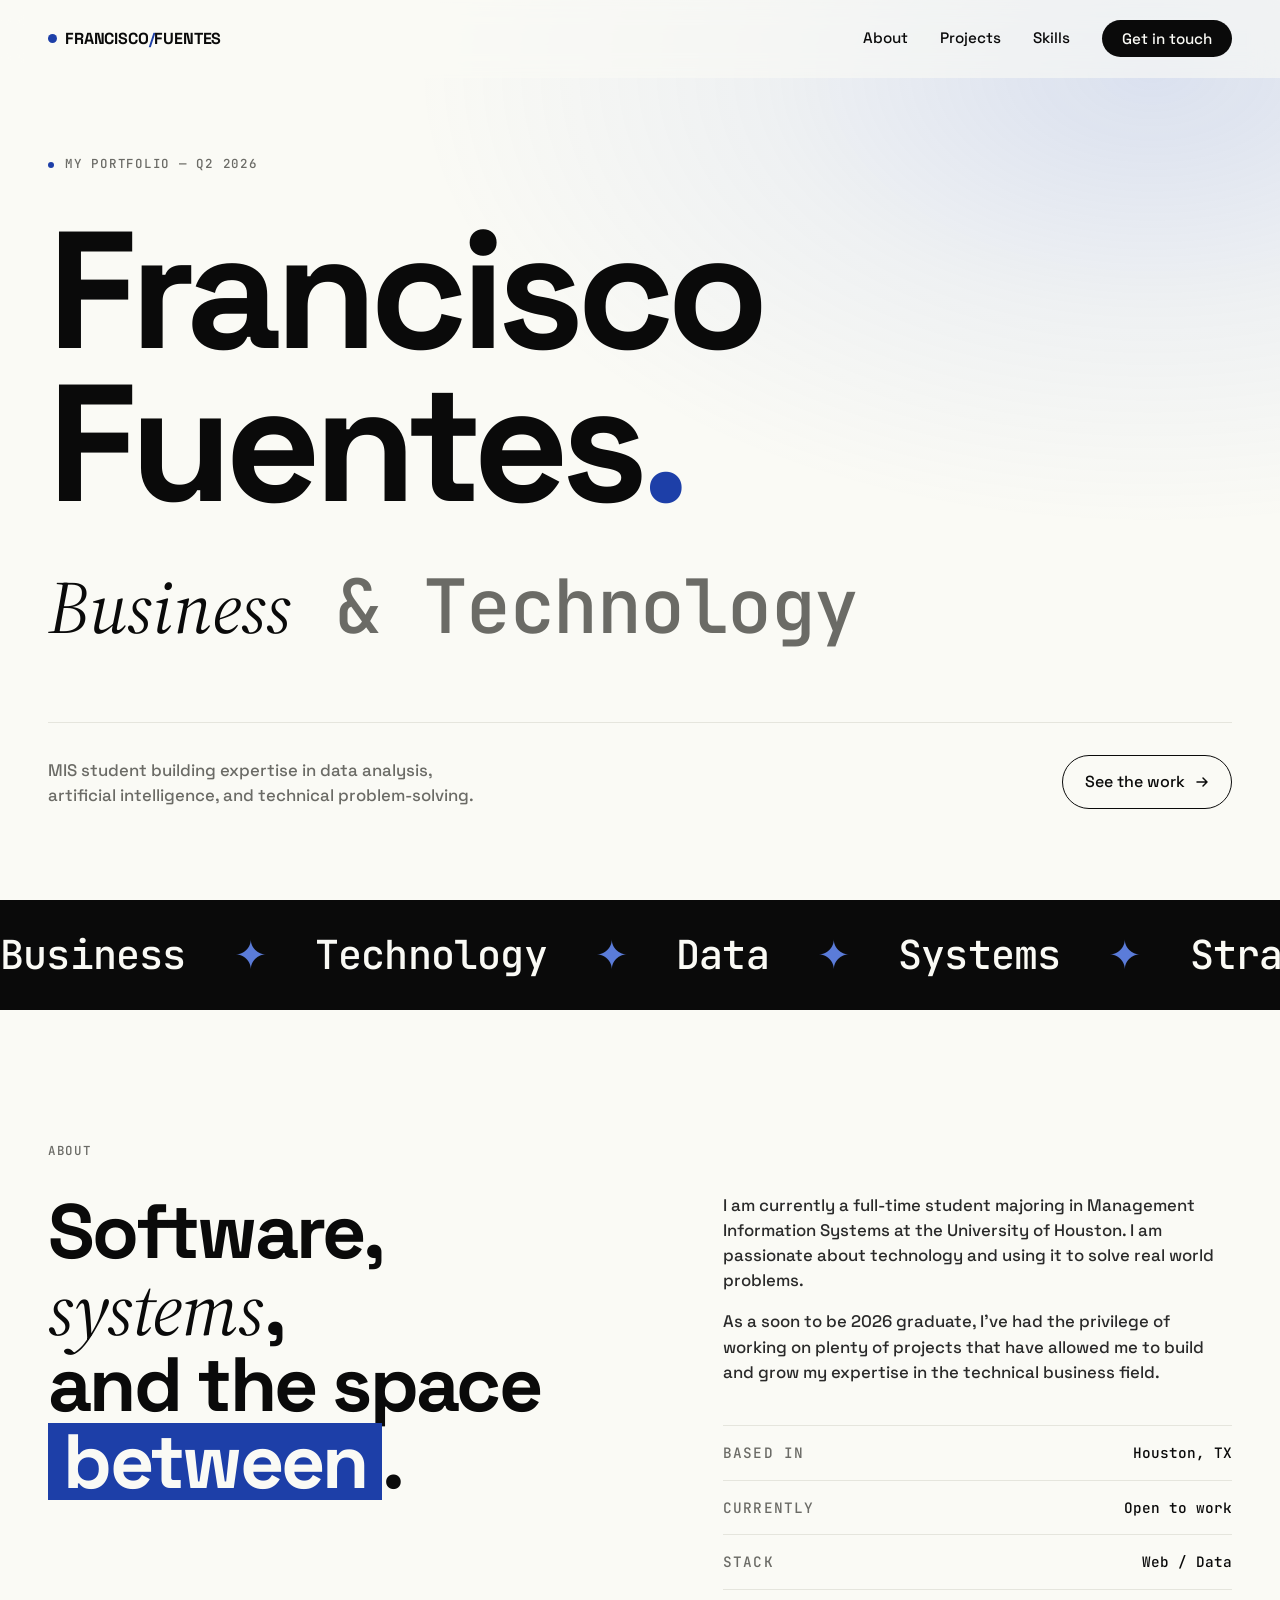
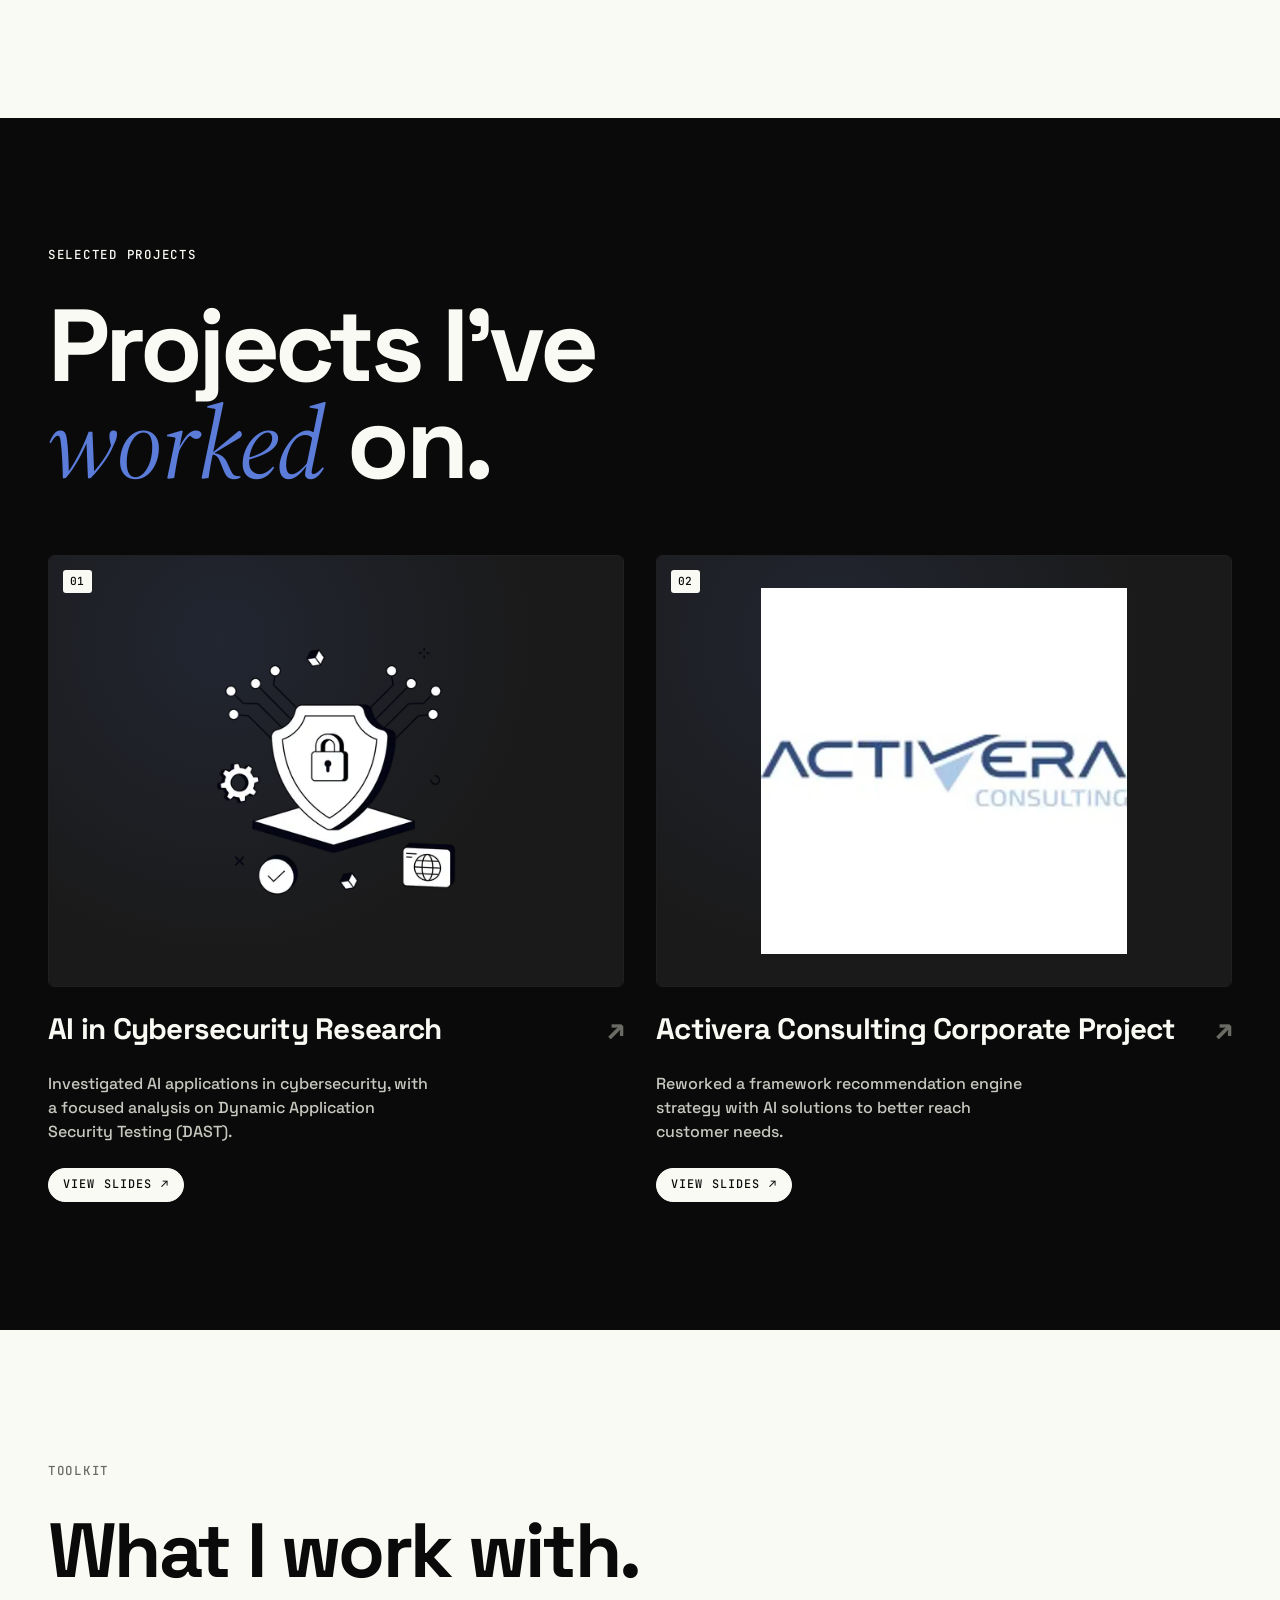
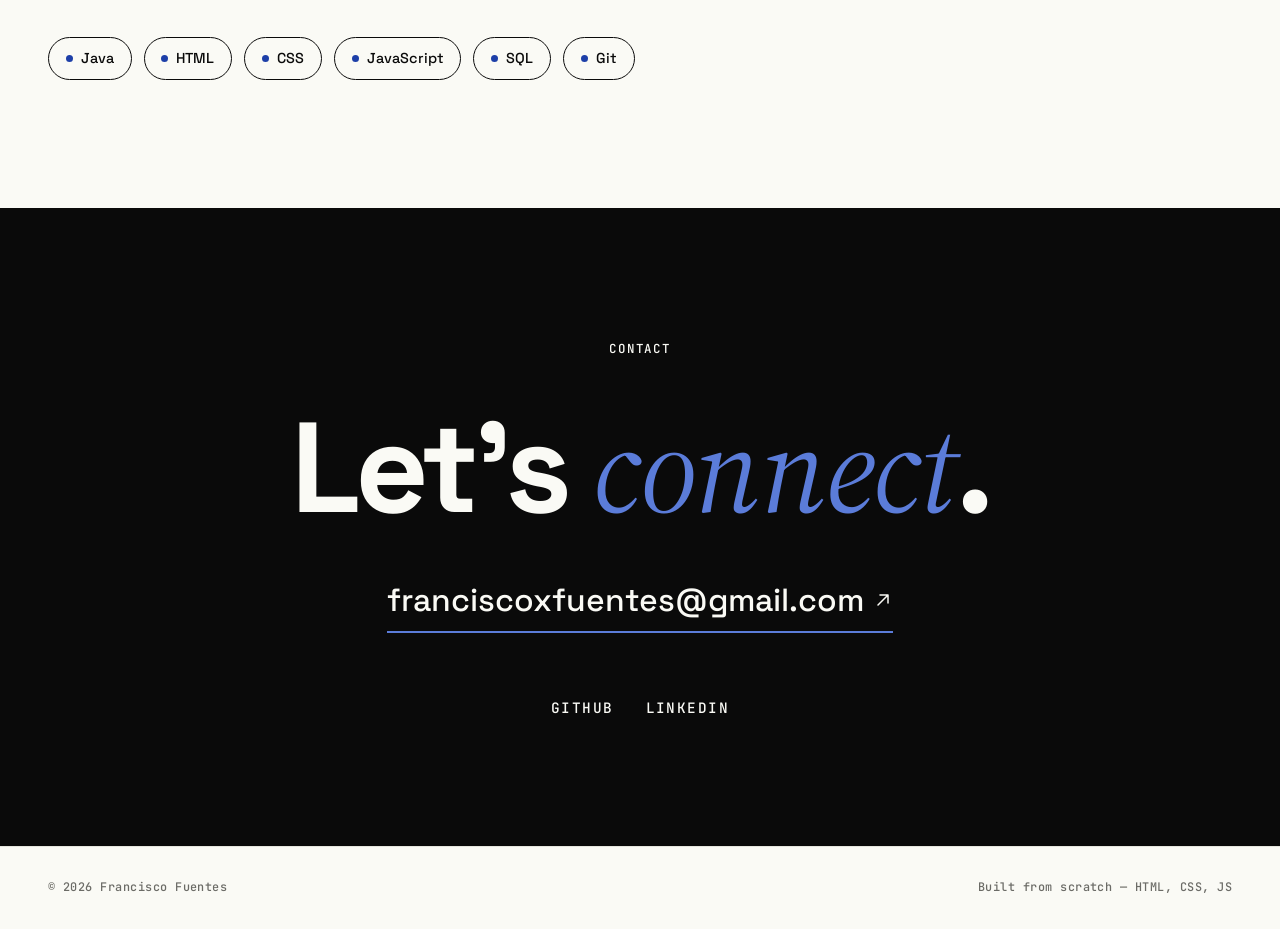
<file: index.html>
<!DOCTYPE html>
<html lang="en">
<head>
  <meta charset="UTF-8" />
  <meta name="viewport" content="width=device-width, initial-scale=1.0" />
  <meta name="description" content="Personal portfolio — selected work and projects." />
  <title>Portfolio — Francisco Fuentes</title>

  <link rel="preconnect" href="https://fonts.googleapis.com" />
  <link rel="preconnect" href="https://fonts.gstatic.com" crossorigin />
  <link
    href="https://fonts.googleapis.com/css2?family=JetBrains+Mono:wght@400;500&family=Source+Serif+4:ital,wght@0,400;0,500;1,400;1,500&family=Space+Grotesk:wght@400;500;700&display=swap"
    rel="stylesheet"
  />

  <link rel="stylesheet" href="styles.css" />
</head>
<body>
  <header class="nav" data-reveal>
    <a href="#top" class="nav__brand">
      <span class="nav__dot" aria-hidden="true"></span>
      <span class="nav__name">FRANCISCO<span class="accent">/</span>FUENTES</span>
    </a>
    <nav class="nav__links" aria-label="Primary">
      <a href="#about">About</a>
      <a href="#work">Projects</a>
      <a href="#skills">Skills</a>
      <a href="#contact" class="nav__cta">Get in touch</a>
    </nav>
  </header>

  <main id="top">
    <section class="hero">
      <p class="eyebrow" data-reveal>
        <span class="eyebrow__bullet" aria-hidden="true"></span>
        My Portfolio &mdash; Q2 2026
      </p>

      <h1 class="hero__title">
        <span class="line"><span>Francisco</span></span>
        <span class="line"><span>Fuentes<span class="accent">.</span></span></span>
        <span class="line line--small"><span><em>Business</em> &amp; Technology</span></span>
      </h1>

      <div class="hero__meta" data-reveal>
        <p class="hero__bio">
          MIS student building expertise in data analysis, artificial intelligence, and technical problem-solving.
        </p>
        <a href="#work" class="hero__scroll">
          <span>See the work</span>
          <svg width="14" height="14" viewBox="0 0 14 14" aria-hidden="true">
            <path d="M2 7h10M8 3l4 4-4 4" fill="none" stroke="currentColor" stroke-width="1.5" stroke-linecap="round" stroke-linejoin="round"/>
          </svg>
        </a>
      </div>
    </section>

    <div class="marquee" aria-hidden="true">
      <div class="marquee__track">
        <span>Business</span><span aria-hidden="true">✦</span>
        <span>Technology</span><span aria-hidden="true">✦</span>
        <span>Data</span><span aria-hidden="true">✦</span>
        <span>Systems</span><span aria-hidden="true">✦</span>
        <span>Strategy</span><span aria-hidden="true">✦</span>
        <span>Research</span><span aria-hidden="true">✦</span>
        <span>Business</span><span aria-hidden="true">✦</span>
        <span>Technology</span><span aria-hidden="true">✦</span>
        <span>Data</span><span aria-hidden="true">✦</span>
        <span>Systems</span><span aria-hidden="true">✦</span>
        <span>Strategy</span><span aria-hidden="true">✦</span>
        <span>Research</span><span aria-hidden="true">✦</span>
      </div>
    </div>

    <section class="about" id="about">
      <p class="section-label" data-reveal>
        <span>About</span>
      </p>
      <div class="about__grid">
        <h2 class="about__heading" data-reveal>
          Software, <br/>
          <em>systems</em>,<br/>
          and the space<br/>
          <span class="accent-block">between</span>.
        </h2>
        <div class="about__body" data-reveal>
          <p>
            I am currently a full-time student majoring in Management Information Systems at the University of Houston. I am passionate about technology and using it to solve real world problems.
          </p>
          <p>
            As a soon to be 2026 graduate, I've had the privilege of working on plenty of projects that have allowed me to build and grow my expertise in the technical business field.
          </p>
          <ul class="about__facts">
            <li><span>Based in</span><strong>Houston, TX</strong></li>
            <li><span>Currently</span><strong>Open to work</strong></li>
            <li><span>Stack</span><strong>Web / Data</strong></li>
          </ul>
        </div>
      </div>
    </section>

    <section class="work" id="work">
      <p class="section-label section-label--light" data-reveal>
        <span>Selected projects</span>
      </p>
      <h2 class="work__heading" data-reveal>
        Projects I've<br/>
        <em>worked</em> on.
      </h2>

      <div class="projects" id="projects" role="list"></div>
    </section>

    <section class="skills" id="skills">
      <p class="section-label" data-reveal>
        <span>Toolkit</span>
      </p>
      <h2 class="skills__heading" data-reveal>What I work with.</h2>
      <ul class="skills__grid" id="skills-grid"></ul>
    </section>

    <section class="contact" id="contact">
      <p class="section-label section-label--light" data-reveal>
        <span>Contact</span>
      </p>
      <h2 class="contact__heading" data-reveal>
        Let's <em>connect</em>.
      </h2>
      <a href="mailto:franciscoxfuentes@gmail.com" class="contact__email" data-reveal>
        franciscoxfuentes@gmail.com
        <svg width="20" height="20" viewBox="0 0 20 20" aria-hidden="true">
          <path d="M5 15L15 5M7 5h8v8" fill="none" stroke="currentColor" stroke-width="1.5" stroke-linecap="round" stroke-linejoin="round"/>
        </svg>
      </a>

      <ul class="contact__links" data-reveal>
        <li><a href="https://github.com/" target="_blank" rel="noopener">GitHub</a></li>
        <li><a href="https://www.linkedin.com/" target="_blank" rel="noopener">LinkedIn</a></li>
      </ul>
    </section>
  </main>

  <footer class="footer">
    <span>&copy; <span id="year"></span> Francisco Fuentes</span>
    <span class="footer__meta">Built from scratch &mdash; HTML, CSS, JS</span>
  </footer>

  <script src="projects.js"></script>
  <script src="common.js"></script>
  <script src="script.js"></script>
</body>
</html>
</file>
<file: styles.css>
:root {
  --bg:       #fafaf5;
  --ink:      #0a0a0a;
  --ink-2:    #1a1a1a;
  --muted:    #6b6b66;
  --line:     #e5e5dd;
  --accent:   #1d3fa8;
  --accent-2: #5b7cd9;

  --display:  'Space Grotesk', system-ui, sans-serif;
  --serif:    'Source Serif 4', 'Source Serif Pro', Georgia, 'Times New Roman', serif;
  --mono:     'JetBrains Mono', ui-monospace, monospace;

  --pad: clamp(1.25rem, 4vw, 3rem);
  --max: 1400px;

  --ease: cubic-bezier(0.22, 1, 0.36, 1);
}

* { box-sizing: border-box; margin: 0; padding: 0; }

html { scroll-behavior: smooth; -webkit-text-size-adjust: 100%; }
body {
  font-family: var(--display);
  background: var(--bg);
  color: var(--ink);
  font-weight: 500;
  line-height: 1.5;
  overflow-x: hidden;
  -webkit-font-smoothing: antialiased;
  -moz-osx-font-smoothing: grayscale;
}

a { color: inherit; text-decoration: none; }
button { font: inherit; cursor: pointer; }
img { display: block; max-width: 100%; }

::selection { background: var(--accent); color: var(--ink); }

.accent { color: var(--accent); }
.accent-block {
  background: var(--accent);
  color: var(--bg);
  padding: 0 0.2em;
  display: inline-block;
}

/* Nav */
.nav {
  position: fixed;
  top: 0; left: 0; right: 0;
  display: flex;
  align-items: center;
  justify-content: space-between;
  padding: 1.25rem var(--pad);
  z-index: 100;
  background: color-mix(in srgb, var(--bg) 60%, transparent);
  backdrop-filter: blur(14px);
  -webkit-backdrop-filter: blur(14px);
  border-bottom: 1px solid transparent;
  transition: border-color 0.3s var(--ease);
}
.nav.is-scrolled { border-bottom-color: var(--line); }

.nav__brand {
  display: flex;
  align-items: center;
  gap: 0.5rem;
  font-weight: 700;
  letter-spacing: -0.01em;
}
.nav__dot {
  width: 9px; height: 9px;
  background: var(--accent);
  border-radius: 50%;
  display: inline-block;
  animation: pulse 4s var(--ease) infinite;
}
@keyframes pulse {
  0%, 100% { transform: scale(1); opacity: 1; }
  50% { transform: scale(1.15); opacity: 0.78; }
}

.nav__links {
  display: flex;
  align-items: center;
  gap: 2rem;
  font-size: 0.95rem;
}
.nav__links a:not(.nav__cta) {
  position: relative;
  padding: 0.25rem 0;
}
.nav__links a:not(.nav__cta)::after {
  content: '';
  position: absolute;
  left: 0; bottom: 0;
  width: 100%;
  height: 1.5px;
  background: var(--ink);
  transform-origin: right;
  transform: scaleX(0);
  transition: transform 0.4s var(--ease);
}
.nav__links a:not(.nav__cta):hover::after { transform-origin: left; transform: scaleX(1); }

.nav__cta {
  background: var(--ink);
  color: var(--bg);
  padding: 0.6rem 1.25rem;
  border-radius: 999px;
  font-weight: 500;
  line-height: 1.2;
  display: inline-flex;
  align-items: center;
  transition: background 0.3s var(--ease), color 0.3s var(--ease);
}
.nav__cta:hover { background: var(--accent); color: var(--bg); }

@media (max-width: 720px) {
  .nav__links { gap: 1rem; }
  .nav__links a:not(.nav__cta) { display: none; }
}

/* Hero */
.hero {
  min-height: 100vh;
  padding: 8rem var(--pad) 4rem;
  max-width: var(--max);
  margin: 0 auto;
  display: flex;
  flex-direction: column;
  justify-content: center;
  position: relative;
}
.hero::before {
  content: '';
  position: absolute;
  top: 0;
  left: 50%;
  transform: translate(-50%, 0) scale(1);
  width: 100vw;
  height: 100%;
  background: radial-gradient(
    ellipse 80% 70% at 90% 8%,
    rgba(91, 124, 217, 0.20),
    rgba(91, 124, 217, 0.07) 38%,
    transparent 72%
  );
  z-index: -1;
  pointer-events: none;
  animation: heroHalo 16s ease-in-out infinite;
  will-change: transform, opacity;
}
@keyframes heroHalo {
  0%, 100% {
    transform: translate(-50%, 0) scale(1);
    opacity: 0.92;
  }
  50% {
    transform: translate(-48%, 2%) scale(1.08);
    opacity: 1;
  }
}

.eyebrow {
  font-family: var(--mono);
  font-size: 0.78rem;
  text-transform: uppercase;
  letter-spacing: 0.14em;
  color: var(--muted);
  display: inline-flex;
  align-items: center;
  gap: 0.7rem;
  margin-bottom: 2.5rem;
}
.eyebrow__bullet {
  width: 6px; height: 6px;
  background: var(--accent);
  border-radius: 50%;
  display: inline-block;
}

.hero__title {
  font-size: clamp(3.5rem, 13vw, 11rem);
  font-weight: 700;
  line-height: 0.92;
  letter-spacing: -0.045em;
  margin-bottom: 3.5rem;
}
.hero__title em {
  font-family: var(--serif);
  font-style: italic;
  font-weight: 400;
  letter-spacing: -0.02em;
}
.hero__title .line {
  display: block;
  overflow: hidden;
}
.hero__title .line > span {
  display: inline-block;
  transform: translateY(110%);
  transition: transform 1s var(--ease);
}
.hero__title.is-revealed .line > span { transform: translateY(0); }
.hero__title .line:nth-child(1) > span { transition-delay: 0.05s; }
.hero__title .line:nth-child(2) > span { transition-delay: 0.18s; }
.hero__title .line:nth-child(3) > span { transition-delay: 0.32s; }

.hero__title .line--small {
  font-size: 0.45em;
  font-weight: 500;
  font-family: var(--mono);
  letter-spacing: -0.02em;
  margin-top: 0.5em;
  color: var(--muted);
  line-height: 1.3;
  padding-bottom: 0.15em;
}
.hero__title .line--small em {
  font-family: var(--serif);
  font-style: italic;
  font-weight: 400;
  color: var(--ink);
  letter-spacing: 0;
}

.hero__meta {
  display: flex;
  flex-wrap: wrap;
  align-items: flex-end;
  justify-content: space-between;
  gap: 2rem;
  border-top: 1px solid var(--line);
  padding-top: 2rem;
}
.hero__bio {
  max-width: 28rem;
  font-size: 1.05rem;
  color: var(--muted);
}

.hero__scroll {
  display: inline-flex;
  align-items: center;
  gap: 0.6rem;
  padding: 0.85rem 1.4rem;
  border: 1.5px solid var(--ink);
  border-radius: 999px;
  font-weight: 500;
  transition: background 0.3s var(--ease), color 0.3s var(--ease), transform 0.3s var(--ease);
}
.hero__scroll:hover {
  background: var(--ink);
  color: var(--bg);
  transform: translateY(-2px);
}
.hero__scroll svg { transition: transform 0.3s var(--ease); }
.hero__scroll:hover svg { transform: translateX(4px); }

/* Marquee */
.marquee {
  background: var(--ink);
  color: var(--bg);
  padding: 1.5rem 0;
  overflow: hidden;
  border-top: 1px solid var(--ink);
  border-bottom: 1px solid var(--ink);
}
.marquee__track {
  display: flex;
  gap: 3rem;
  white-space: nowrap;
  animation: marquee 30s linear infinite;
  font-family: var(--mono);
  font-size: clamp(1.5rem, 4vw, 2.5rem);
  font-weight: 500;
  letter-spacing: -0.02em;
  width: max-content;
}
.marquee__track > span:nth-child(even) { color: var(--accent-2); }
@keyframes marquee {
  from { transform: translateX(0); }
  to   { transform: translateX(calc(-50% - 1.5rem)); }
}

/* Section labels */
.section-label {
  font-family: var(--mono);
  font-size: 0.78rem;
  text-transform: uppercase;
  letter-spacing: 0.14em;
  display: inline-flex;
  align-items: center;
  gap: 0.85rem;
  margin-bottom: 2rem;
  color: var(--muted);
}
.section-label--light { color: var(--bg); opacity: 0.7; }
.work .section-label { display: flex; }

/* About */
.about {
  padding: 8rem var(--pad);
  max-width: var(--max);
  margin: 0 auto;
}
.about__grid {
  display: grid;
  grid-template-columns: 1.2fr 1fr;
  gap: 4rem;
  align-items: start;
}
.about__heading {
  font-size: clamp(2.25rem, 6vw, 5rem);
  font-weight: 700;
  line-height: 1;
  letter-spacing: -0.035em;
}
.about__heading em {
  font-family: var(--serif);
  font-style: italic;
  font-weight: 400;
  letter-spacing: -0.015em;
}

.about__body { font-size: 1.05rem; color: #2a2a2a; }
.about__body p + p { margin-top: 1rem; }
.about__facts {
  list-style: none;
  margin-top: 2.5rem;
  border-top: 1px solid var(--line);
}
.about__facts li {
  display: flex;
  justify-content: space-between;
  padding: 1rem 0;
  border-bottom: 1px solid var(--line);
  font-family: var(--mono);
  font-size: 0.9rem;
}
.about__facts li span { color: var(--muted); text-transform: uppercase; letter-spacing: 0.08em; }
.about__facts li strong { font-weight: 500; color: var(--ink); }

@media (max-width: 820px) {
  .about__grid { grid-template-columns: 1fr; gap: 2rem; }
}

/* Work / projects */
.work {
  background: var(--ink);
  color: var(--bg);
  padding: 8rem var(--pad);
}
.work > * { max-width: var(--max); margin-left: auto; margin-right: auto; }

.work__heading {
  font-size: clamp(2.5rem, 8vw, 7rem);
  font-weight: 700;
  line-height: 0.95;
  letter-spacing: -0.045em;
  margin-bottom: 4rem;
}
.work__heading em {
  font-family: var(--serif);
  font-style: italic;
  font-weight: 400;
  color: var(--accent-2);
  letter-spacing: -0.015em;
}

.projects {
  display: grid;
  grid-template-columns: repeat(2, 1fr);
  gap: 3rem 2rem;
}
@media (max-width: 820px) { .projects { grid-template-columns: 1fr; } }

.project {
  display: flex;
  flex-direction: column;
  gap: 1.25rem;
  position: relative;
}
.project__media {
  position: relative;
  aspect-ratio: 4 / 3;
  background: var(--ink-2);
  border-radius: 6px;
  overflow: hidden;
  border: 1px solid #1f1f1f;
}
.project__media img,
.project__media svg {
  width: 100%;
  height: 100%;
  object-fit: cover;
  transition: transform 0.7s var(--ease);
}
.project__media--contain img,
.project__media--contain svg {
  object-fit: contain;
  padding: 2rem;
  background:
    radial-gradient(circle at 30% 20%, rgba(91, 124, 217, 0.12), transparent 60%),
    var(--ink-2);
}
.project:hover .project__media img,
.project:hover .project__media svg { transform: scale(1.05); }

.project__media::after {
  content: '';
  position: absolute;
  inset: 0;
  background: linear-gradient(180deg, transparent 60%, rgba(91, 124, 217, 0.08));
  pointer-events: none;
  opacity: 0;
  transition: opacity 0.4s var(--ease);
}
.project:hover .project__media::after { opacity: 1; }

.project__index {
  position: absolute;
  top: 0.85rem; left: 0.85rem;
  font-family: var(--mono);
  font-size: 0.7rem;
  font-weight: 500;
  letter-spacing: 0.06em;
  background: var(--bg);
  color: var(--ink);
  padding: 0.2rem 0.45rem;
  border-radius: 3px;
  z-index: 2;
}

.project__title {
  font-size: clamp(1.4rem, 2.6vw, 1.85rem);
  font-weight: 700;
  letter-spacing: -0.025em;
  display: flex;
  align-items: center;
  justify-content: space-between;
  gap: 1rem;
}
.project__title-link {
  color: inherit;
  text-decoration: none;
  transition: color 0.3s var(--ease);
}
.project__title-link:hover { color: var(--accent-2); }
.project__title-link::after {
  content: '';
  position: absolute;
  inset: 0;
  z-index: 1;
  border-radius: 8px;
}
.project__media,
.project__desc { position: relative; z-index: 0; }
.project__links { position: relative; z-index: 2; }

.project__title-arrow {
  display: inline-block;
  transition: transform 0.4s var(--ease), color 0.3s var(--ease);
  color: var(--muted);
}
.project:hover .project__title-arrow {
  transform: translate(4px, -4px);
  color: var(--accent-2);
}

.project__desc {
  color: #c8c8c0;
  font-size: 1rem;
  max-width: 38ch;
}

.project__links {
  display: flex;
  gap: 0.75rem;
  margin-top: 0.25rem;
}
.project__link {
  font-family: var(--mono);
  font-size: 0.74rem;
  text-transform: uppercase;
  letter-spacing: 0.1em;
  padding: 0.45rem 0.85rem;
  border: 1px solid #2a2a2a;
  border-radius: 999px;
  display: inline-flex;
  align-items: center;
  gap: 0.4rem;
  transition: background 0.3s var(--ease), color 0.3s var(--ease), border-color 0.3s var(--ease);
}
.project__link:hover {
  background: var(--accent-2);
  color: var(--ink);
  border-color: var(--accent-2);
}
.project__link--primary {
  background: var(--bg);
  color: var(--ink);
  border-color: var(--bg);
}

.projects__empty {
  grid-column: 1 / -1;
  text-align: center;
  padding: 4rem 2rem;
  border: 2px dashed #333;
  border-radius: 8px;
  color: var(--muted);
  font-family: var(--mono);
  font-size: 0.95rem;
}
.projects__empty code {
  background: var(--bg);
  color: var(--ink);
  padding: 0.1em 0.4em;
  border-radius: 4px;
}

/* Skills */
.skills {
  padding: 8rem var(--pad);
  max-width: var(--max);
  margin: 0 auto;
}
.skills__heading {
  font-size: clamp(2.25rem, 6vw, 5rem);
  font-weight: 700;
  line-height: 1;
  letter-spacing: -0.035em;
  margin-bottom: 3rem;
}
.skills__grid {
  list-style: none;
  display: flex;
  flex-wrap: wrap;
  gap: 0.75rem;
}
.skill {
  display: inline-flex;
  align-items: center;
  gap: 0.5rem;
  padding: 0.6rem 1.05rem;
  border: 1.5px solid var(--ink);
  border-radius: 999px;
  font-weight: 500;
  font-size: 0.9rem;
  background: var(--bg);
  transition: background 0.3s var(--ease), color 0.3s var(--ease), border-color 0.3s var(--ease), transform 0.3s var(--ease);
}
.skill:hover {
  background: var(--accent);
  color: var(--bg);
  border-color: var(--accent);
  transform: translateY(-3px);
}
.skill__dot {
  width: 7px; height: 7px;
  border-radius: 50%;
  background: var(--accent);
}
.skill:hover .skill__dot { background: var(--bg); }

/* Contact */
.contact {
  background: var(--ink);
  color: var(--bg);
  padding: 8rem var(--pad);
  text-align: center;
}
.contact__heading {
  font-size: clamp(3rem, 10vw, 9rem);
  font-weight: 700;
  line-height: 0.95;
  letter-spacing: -0.045em;
  margin: 1rem 0 3rem;
}
.contact__heading em {
  font-family: var(--serif);
  font-style: italic;
  font-weight: 400;
  color: var(--accent-2);
  letter-spacing: -0.015em;
}

.contact__email {
  display: inline-flex;
  align-items: center;
  gap: 0.6rem;
  font-size: clamp(1.25rem, 3vw, 2rem);
  font-weight: 500;
  border-bottom: 2px solid var(--accent-2);
  padding-bottom: 0.4rem;
  transition: color 0.3s var(--ease), gap 0.3s var(--ease);
}
.contact__email:hover { color: var(--accent-2); gap: 1rem; }

.contact__links {
  list-style: none;
  display: flex;
  justify-content: center;
  flex-wrap: wrap;
  gap: 2rem;
  margin-top: 4rem;
  font-family: var(--mono);
  font-size: 0.9rem;
  text-transform: uppercase;
  letter-spacing: 0.1em;
}
.contact__links a {
  position: relative;
  padding-bottom: 2px;
}
.contact__links a::after {
  content: '';
  position: absolute;
  left: 0; bottom: 0;
  width: 100%;
  height: 1px;
  background: var(--bg);
  transform-origin: right;
  transform: scaleX(0);
  transition: transform 0.4s var(--ease);
}
.contact__links a:hover { color: var(--accent-2); }
.contact__links a:hover::after { transform-origin: left; transform: scaleX(1); background: var(--accent-2); }

/* Footer */
.footer {
  display: flex;
  justify-content: space-between;
  align-items: center;
  flex-wrap: wrap;
  gap: 1rem;
  padding: 2rem var(--pad);
  font-family: var(--mono);
  font-size: 0.74rem;
  letter-spacing: 0.04em;
  color: var(--muted);
  border-top: 1px solid var(--line);
}

/* Reveal animations */
[data-reveal] {
  opacity: 0;
  transform: translateY(16px);
  transition: opacity 0.7s var(--ease), transform 0.7s var(--ease);
}
[data-reveal].is-revealed {
  opacity: 1;
  transform: translateY(0);
}

/* Project detail page */
.detail__hero {
  padding: 9rem var(--pad) 4rem;
  max-width: var(--max);
  margin: 0 auto;
}
.detail__hero--404 {
  min-height: 70vh;
  display: flex;
  flex-direction: column;
  justify-content: center;
}
.detail__hero--404 code {
  font-family: var(--mono);
  background: var(--ink);
  color: var(--bg);
  padding: 0.05em 0.4em;
  border-radius: 4px;
  font-size: 0.85em;
}

.detail__back {
  display: inline-flex;
  align-items: center;
  font-family: var(--mono);
  font-size: 0.85rem;
  text-transform: uppercase;
  letter-spacing: 0.1em;
  color: var(--muted);
  margin-bottom: 2.5rem;
  padding-bottom: 2px;
  border-bottom: 1px solid transparent;
  transition: color 0.3s var(--ease), border-color 0.3s var(--ease), gap 0.3s var(--ease);
  gap: 0.4rem;
}
.detail__back:hover {
  color: var(--ink);
  border-bottom-color: var(--ink);
  gap: 0.7rem;
}

.detail__title {
  font-size: clamp(2.75rem, 10vw, 8rem);
  font-weight: 700;
  line-height: 0.95;
  letter-spacing: -0.04em;
  margin: 1rem 0;
}
.detail__title em {
  font-family: var(--serif);
  font-style: italic;
  font-weight: 400;
  letter-spacing: -0.02em;
}

.detail__tagline {
  font-size: clamp(1.05rem, 2vw, 1.35rem);
  color: var(--muted);
  max-width: 50ch;
  margin-top: 1.5rem;
  line-height: 1.5;
}

.detail__meta {
  list-style: none;
  display: flex;
  flex-wrap: wrap;
  margin-top: 3rem;
  border-top: 1px solid var(--line);
  border-bottom: 1px solid var(--line);
}
.detail__meta li {
  flex: 1 1 12rem;
  padding: 1.1rem 1.5rem 1.1rem 0;
  font-family: var(--mono);
  font-size: 0.9rem;
  border-right: 1px solid var(--line);
}
.detail__meta li:last-child { border-right: none; }
.detail__meta li span {
  display: block;
  color: var(--muted);
  text-transform: uppercase;
  letter-spacing: 0.08em;
  font-size: 0.72rem;
  margin-bottom: 0.4rem;
}
.detail__meta li strong { font-weight: 500; color: var(--ink); }

.detail__actions {
  display: flex;
  flex-wrap: wrap;
  gap: 0.75rem;
  margin-top: 2.5rem;
}
.detail__actions .project__link {
  border-color: var(--ink);
  color: var(--ink);
}
.detail__actions .project__link--primary {
  background: var(--ink);
  color: var(--bg);
  border-color: var(--ink);
}
.detail__actions .project__link:hover {
  background: var(--accent);
  border-color: var(--accent);
  color: var(--bg);
}

.detail__cover {
  background: var(--ink);
  padding: clamp(2rem, 6vw, 4rem) var(--pad);
}
.detail__cover img,
.detail__cover svg {
  display: block;
  width: 100%;
  max-width: var(--max);
  margin: 0 auto;
  aspect-ratio: 16 / 9;
  object-fit: cover;
  border-radius: 10px;
  border: 1px solid #222;
}
.detail__cover--contain img,
.detail__cover--contain svg {
  object-fit: contain;
  padding: clamp(2rem, 6vw, 4rem);
  background:
    radial-gradient(circle at 30% 20%, rgba(91, 124, 217, 0.10), transparent 60%),
    var(--ink-2);
}

.detail__body {
  max-width: 720px;
  margin: 0 auto;
  padding: clamp(4rem, 10vw, 7rem) var(--pad);
  font-size: 1.1rem;
  line-height: 1.7;
  color: #2a2a2a;
}
.detail__body p + p { margin-top: 1.25rem; }
.detail__body p:first-child::first-letter {
  font-size: 1.4em;
  font-weight: 700;
  color: var(--ink);
}

.detail__tech {
  list-style: none;
  display: flex;
  flex-wrap: wrap;
  gap: 0.5rem;
  margin-top: 3.5rem;
  padding-top: 2rem;
  border-top: 1px solid var(--line);
}
.detail__tech li {
  font-family: var(--mono);
  font-size: 0.78rem;
  text-transform: uppercase;
  letter-spacing: 0.08em;
  padding: 0.45rem 0.9rem;
  border: 1px solid var(--line);
  border-radius: 999px;
  color: var(--ink);
  background: var(--bg);
  transition: background 0.3s var(--ease), border-color 0.3s var(--ease);
}
.detail__tech li:hover {
  background: var(--accent);
  border-color: var(--accent);
  color: var(--bg);
}

.detail__gallery {
  max-width: var(--max);
  margin: 0 auto;
  padding: 0 var(--pad) clamp(4rem, 10vw, 6rem);
  display: grid;
  grid-template-columns: repeat(auto-fit, minmax(320px, 1fr));
  gap: 1rem;
}
.detail__gallery img {
  width: 100%;
  aspect-ratio: 4 / 3;
  object-fit: cover;
  border-radius: 8px;
  border: 1px solid var(--line);
}

.detail__next { background: var(--ink); color: var(--bg); }
.detail__next a {
  display: flex;
  align-items: center;
  justify-content: space-between;
  gap: 2rem;
  flex-wrap: wrap;
  max-width: var(--max);
  margin: 0 auto;
  padding: clamp(3rem, 6vw, 5rem) var(--pad);
  transition: transform 0.4s var(--ease);
}
.detail__next a:hover { transform: translateX(8px); }
.detail__next-label {
  font-family: var(--mono);
  font-size: 0.85rem;
  text-transform: uppercase;
  letter-spacing: 0.1em;
  color: #888;
}
.detail__next-title {
  font-size: clamp(2rem, 6vw, 4rem);
  font-weight: 700;
  letter-spacing: -0.03em;
  transition: color 0.3s var(--ease);
}
.detail__next a:hover .detail__next-title { color: var(--accent-2); }

@media (max-width: 720px) {
  .detail__meta { flex-direction: column; }
  .detail__meta li {
    border-right: none;
    border-bottom: 1px solid var(--line);
    padding: 1rem 0;
  }
  .detail__meta li:last-child { border-bottom: none; }
  .detail__next a { justify-content: flex-start; }
}

/* Reduced motion */
@media (prefers-reduced-motion: reduce) {
  *, *::before, *::after {
    animation-duration: 0.001ms !important;
    transition-duration: 0.001ms !important;
  }
  [data-reveal] { opacity: 1; transform: none; }
  .hero__title .line > span { transform: none; }
  .marquee__track { animation: none; }
  .nav__dot { animation: none; }
  html { scroll-behavior: auto; }
}
</file>
